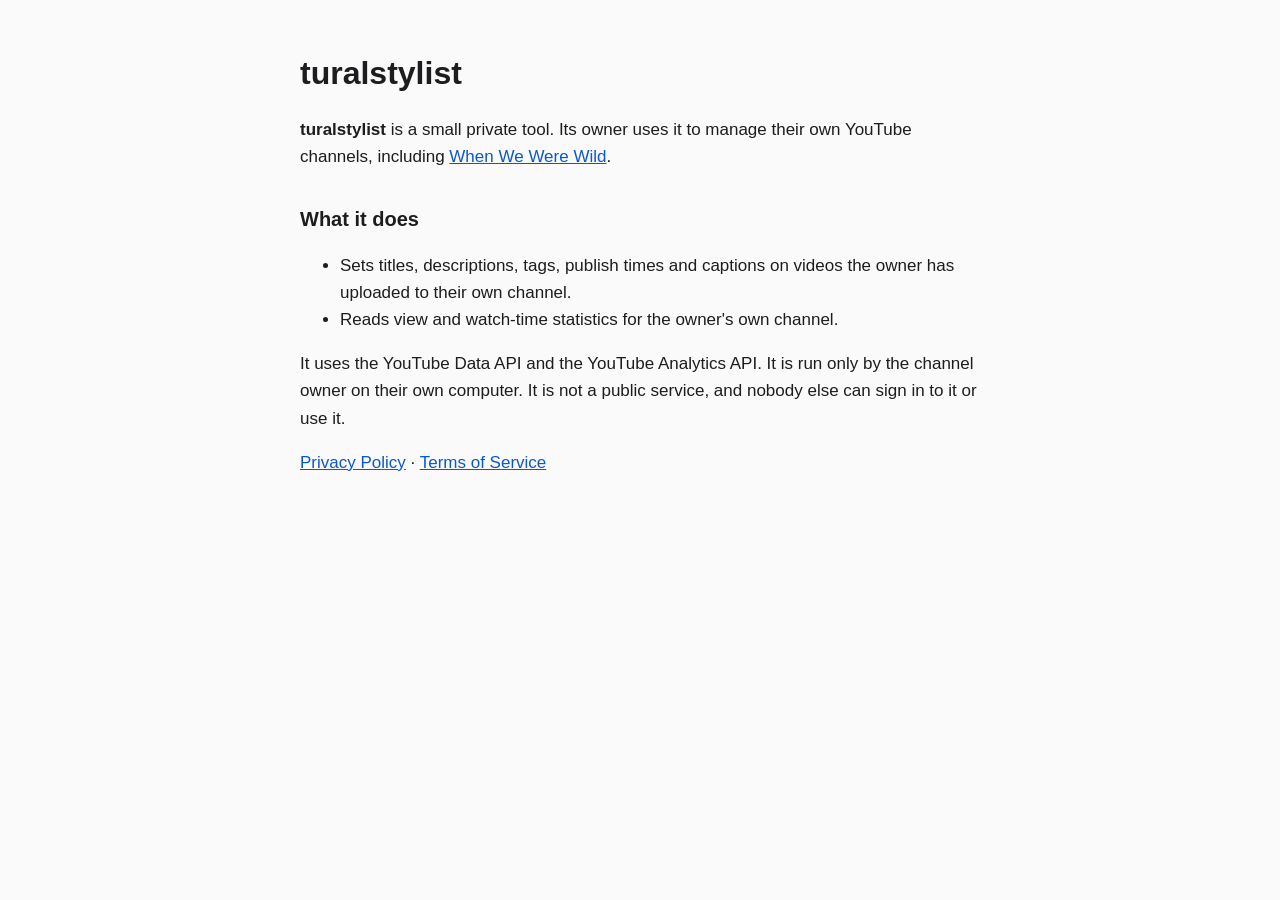
<file: index.html>
<!DOCTYPE html>
<html lang="en">
<head>
<meta charset="utf-8">
<meta name="viewport" content="width=device-width, initial-scale=1">
<title>turalstylist: private YouTube channel tool</title>
<link rel="stylesheet" href="style.css">
</head>
<body>
<main>
<h1>turalstylist</h1>
<p><strong>turalstylist</strong> is a small private tool. Its owner uses it to manage their own YouTube channels, including <a href="https://www.youtube.com/@WhenWeWereWildTV">When We Were Wild</a>.</p>
<h2>What it does</h2>
<ul>
<li>Sets titles, descriptions, tags, publish times and captions on videos the owner has uploaded to their own channel.</li>
<li>Reads view and watch-time statistics for the owner's own channel.</li>
</ul>
<p>It uses the YouTube Data API and the YouTube Analytics API. It is run only by the channel owner on their own computer. It is not a public service, and nobody else can sign in to it or use it.</p>
<p><a href="privacy.html">Privacy Policy</a> · <a href="terms.html">Terms of Service</a></p>
</main>
</body>
</html>
</file>
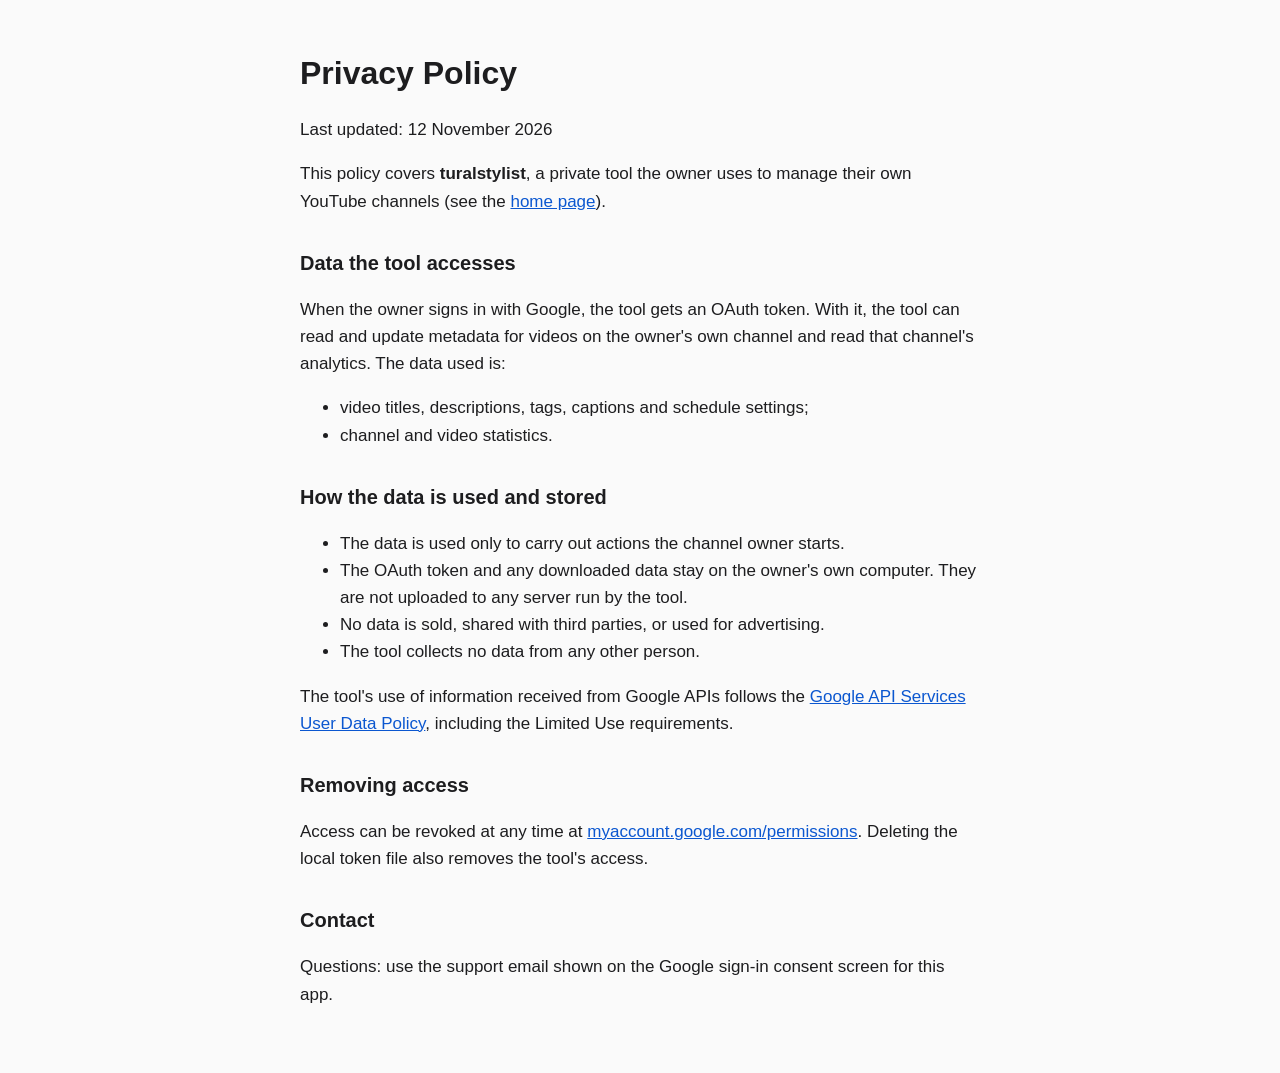
<file: privacy.html>
<!DOCTYPE html>
<html lang="en">
<head>
<meta charset="utf-8">
<meta name="viewport" content="width=device-width, initial-scale=1">
<title>Privacy Policy: turalstylist</title>
<link rel="stylesheet" href="style.css">
</head>
<body>
<main>
<h1>Privacy Policy</h1>
<p>Last updated: 12 November 2026</p>
<p>This policy covers <strong>turalstylist</strong>, a private tool the owner uses to manage their own YouTube channels (see the <a href="index.html">home page</a>).</p>
<h2>Data the tool accesses</h2>
<p>When the owner signs in with Google, the tool gets an OAuth token. With it, the tool can read and update metadata for videos on the owner's own channel and read that channel's analytics. The data used is:</p>
<ul>
<li>video titles, descriptions, tags, captions and schedule settings;</li>
<li>channel and video statistics.</li>
</ul>
<h2>How the data is used and stored</h2>
<ul>
<li>The data is used only to carry out actions the channel owner starts.</li>
<li>The OAuth token and any downloaded data stay on the owner's own computer. They are not uploaded to any server run by the tool.</li>
<li>No data is sold, shared with third parties, or used for advertising.</li>
<li>The tool collects no data from any other person.</li>
</ul>
<p>The tool's use of information received from Google APIs follows the <a href="https://developers.google.com/terms/api-services-user-data-policy">Google API Services User Data Policy</a>, including the Limited Use requirements.</p>
<h2>Removing access</h2>
<p>Access can be revoked at any time at <a href="https://myaccount.google.com/permissions">myaccount.google.com/permissions</a>. Deleting the local token file also removes the tool's access.</p>
<h2>Contact</h2>
<p>Questions: use the support email shown on the Google sign-in consent screen for this app.</p>
</main>
</body>
</html>
</file>
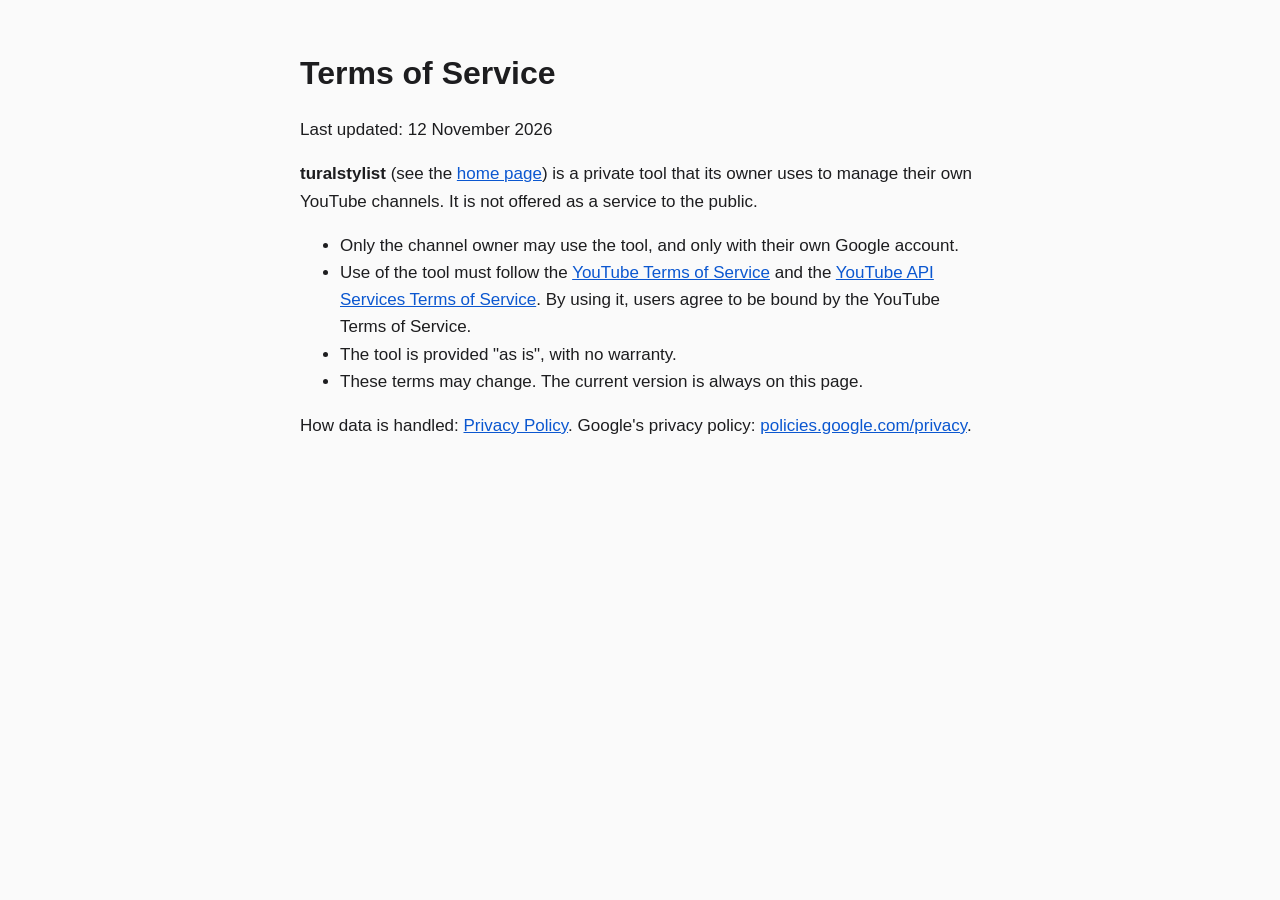
<file: terms.html>
<!DOCTYPE html>
<html lang="en">
<head>
<meta charset="utf-8">
<meta name="viewport" content="width=device-width, initial-scale=1">
<title>Terms of Service: turalstylist</title>
<link rel="stylesheet" href="style.css">
</head>
<body>
<main>
<h1>Terms of Service</h1>
<p>Last updated: 12 November 2026</p>
<p><strong>turalstylist</strong> (see the <a href="index.html">home page</a>) is a private tool that its owner uses to manage their own YouTube channels. It is not offered as a service to the public.</p>
<ul>
<li>Only the channel owner may use the tool, and only with their own Google account.</li>
<li>Use of the tool must follow the <a href="https://www.youtube.com/t/terms">YouTube Terms of Service</a> and the <a href="https://developers.google.com/youtube/terms/api-services-terms-of-service">YouTube API Services Terms of Service</a>. By using it, users agree to be bound by the YouTube Terms of Service.</li>
<li>The tool is provided "as is", with no warranty.</li>
<li>These terms may change. The current version is always on this page.</li>
</ul>
<p>How data is handled: <a href="privacy.html">Privacy Policy</a>. Google's privacy policy: <a href="https://policies.google.com/privacy">policies.google.com/privacy</a>.</p>
</main>
</body>
</html>
</file>
<file: style.css>
body { margin: 0; font: 17px/1.6 -apple-system, "Segoe UI", Roboto, sans-serif; color: #1d1d1f; background: #fafafa; }
main { max-width: 680px; margin: 0 auto; padding: 48px 24px; }
h1 { font-size: 32px; margin: 0 0 16px; }
h2 { font-size: 20px; margin: 32px 0 8px; }
a { color: #0b57d0; }
</file>
